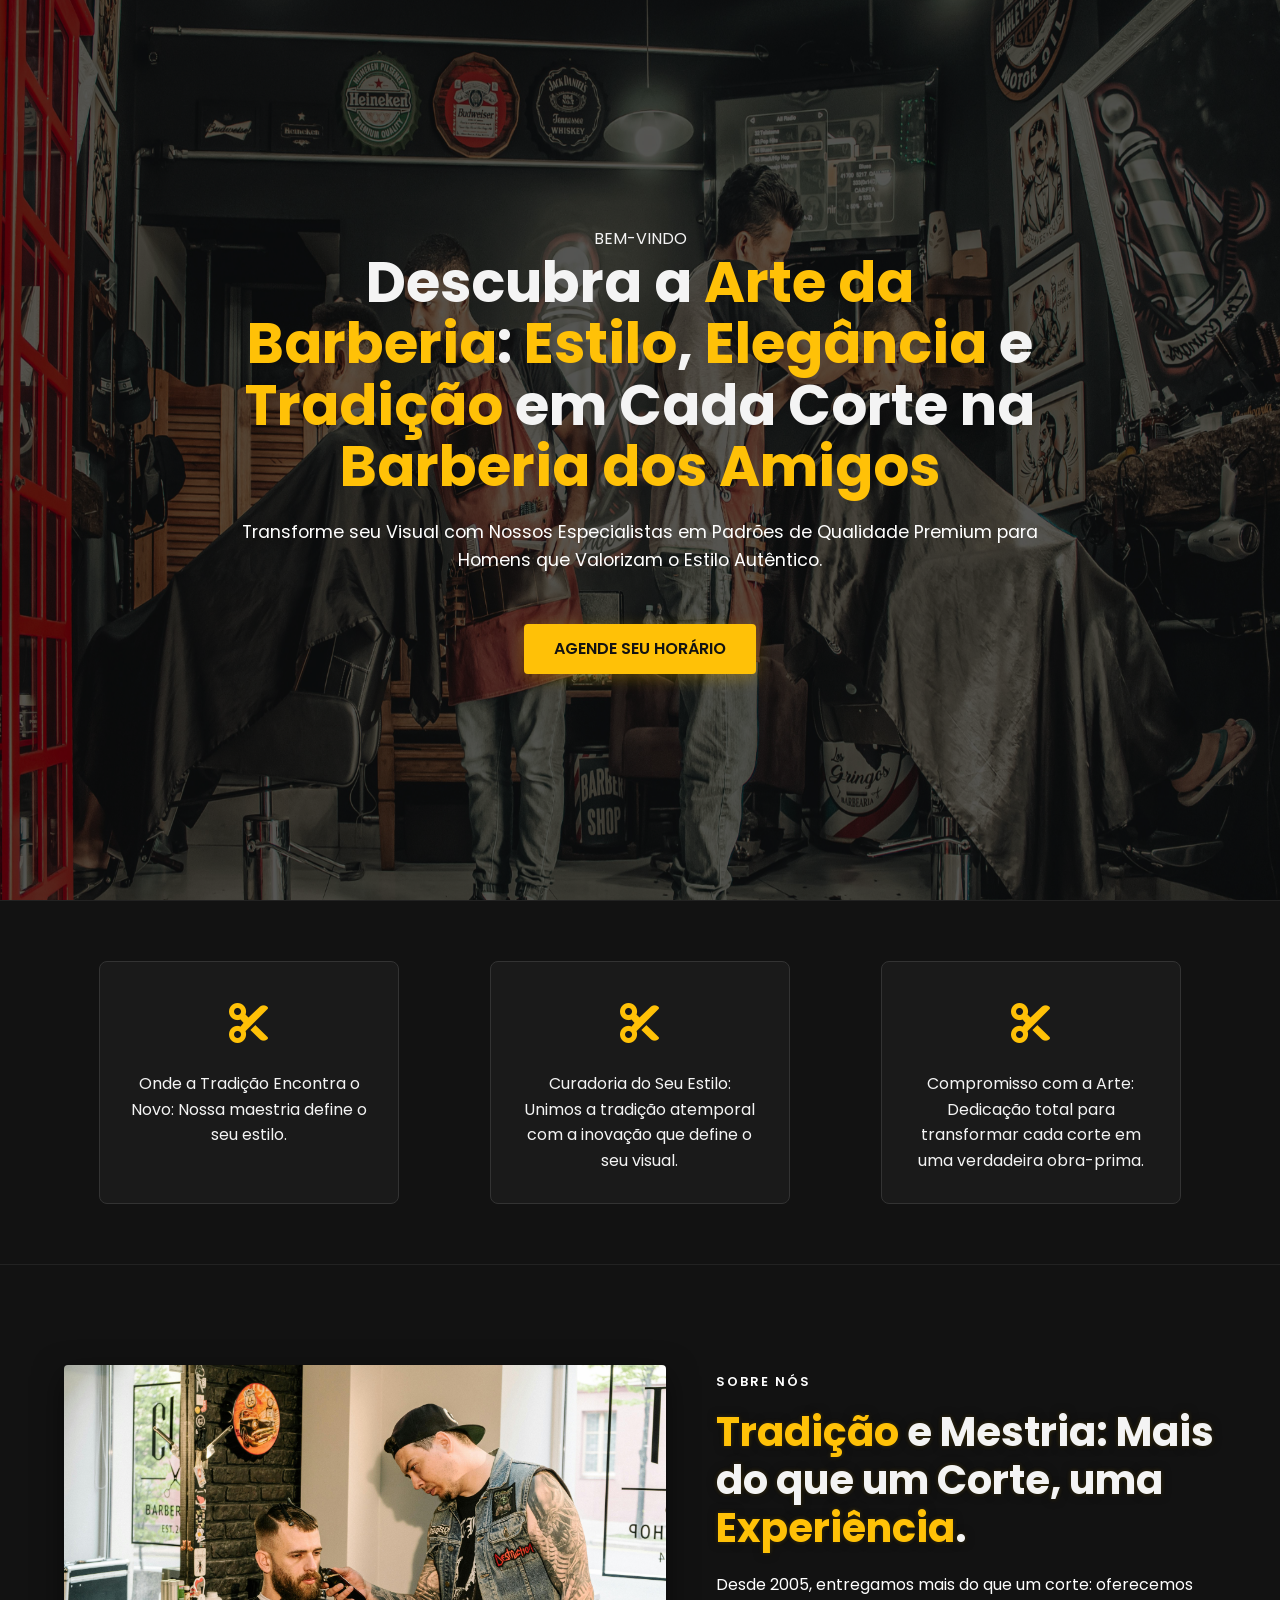
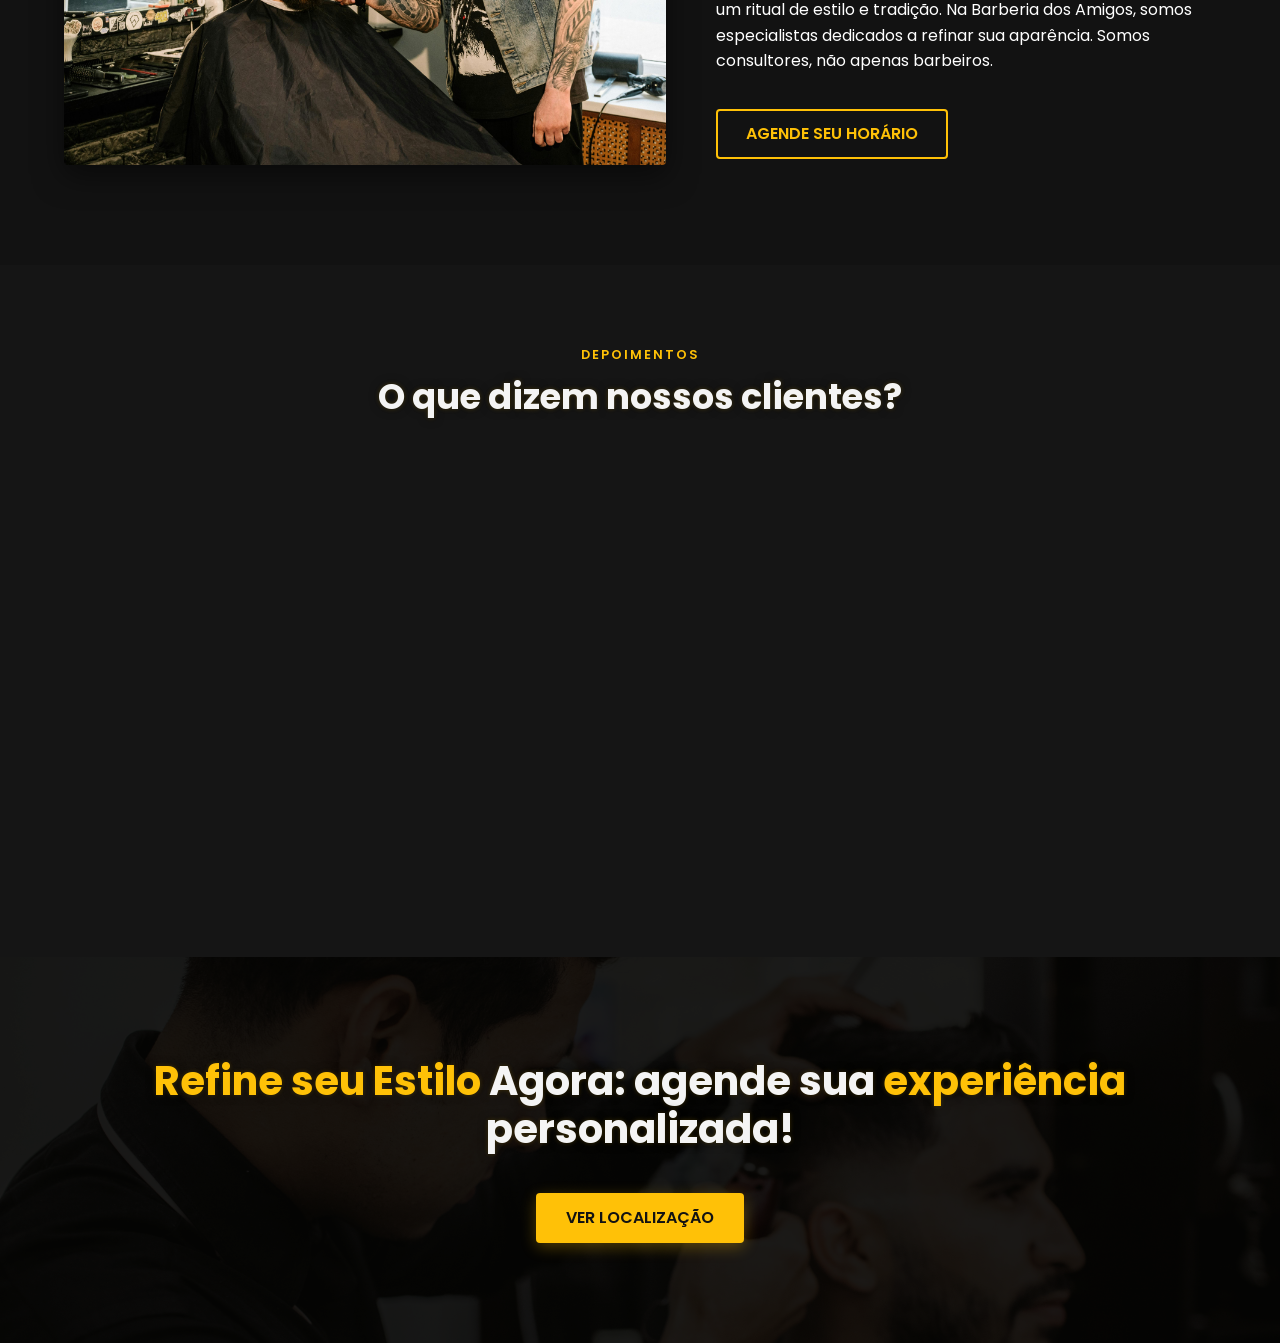
<file: public/index.html>
<!DOCTYPE html>
<html lang="pt-BR">
  <head>
    <meta charset="UTF-8" />
    <meta name="viewport" content="width=device-width, initial-scale=1.0" />
    <title>Barberia dos Amigos - Estilo, Elegância e Tradição</title>
    <link rel="stylesheet" href="style.css" />
    <link
      href="https://fonts.googleapis.com/css2?family=Poppins:wght@300;400;600;700;900&display=swap"
      rel="stylesheet"
    />
    <link
      rel="stylesheet"
      href="https://cdnjs.cloudflare.com/ajax/libs/font-awesome/6.0.0-beta3/css/all.min.css"
    />
  </head>
  <body>
    <header class="hero-section">
      <div class="hero-overlay"></div>
      <div class="hero-content">
        <p class="welcome">BEM-VINDO</p>
        <h1>
          Descubra a <span class="gold-text">Arte da Barberia</span>:
          <span class="gold-text">Estilo</span>,
          <span class="gold-text">Elegância</span> e
          <span class="gold-text">Tradição</span> em Cada Corte na
          <span class="gold-text">Barberia dos Amigos</span>
        </h1>
        <p class="subtitle">
          Transforme seu Visual com Nossos Especialistas em Padrões de Qualidade
          Premium para Homens que Valorizam o Estilo Autêntico.
        </p>
        <a href="agendamento.html" class="cta-button">Agende seu Horário</a>
      </div>
    </header>

    <section class="differentiators-section">
      <div class="differentiator-card fade-in">
        <div class="icon"><i class="fas fa-cut"></i></div>
        <p>
          Onde a Tradição Encontra o Novo: Nossa maestria define o seu estilo.
        </p>
      </div>
      <div class="differentiator-card fade-in delay-1">
        <div class="icon"><i class="fas fa-scissors"></i></div>
        <p>
          Curadoria do Seu Estilo: Unimos a tradição atemporal com a inovação que define o seu visual.
        </p>
      </div>
      <div class="differentiator-card fade-in delay-1">
        <div class="icon"><i class="fas fa-scissors"></i></div>
        <p>
          Compromisso com a Arte: Dedicação total para transformar cada corte em
          uma verdadeira obra-prima.
        </p>
      </div>
    </section>

    <section class="about-section">
      <div class="about-image-area"></div>
      <div class="about-content fade-in">
        <p class="section-tag">SOBRE NÓS</p>
        <h2>
          <span class="gold-text">Tradição</span> e Mestria: Mais do que um
          Corte, uma <span class="gold-text">Experiência</span>.
        </h2>

        <p>
          Desde 2005, entregamos mais do que um corte: oferecemos um ritual de
          estilo e tradição. Na Barberia dos Amigos, somos especialistas
          dedicados a refinar sua aparência. Somos consultores, não apenas
          barbeiros.
        </p>
        <a href="agendamento.html" class="cta-button secondary-cta">Agende seu Horário</a>
      </div>
    </section>

    <section class="testimonials-section">
      <p class="section-tag">DEPOIMENTOS</p>
      <h2>O que dizem nossos clientes?</h2>
      <div class="testimonials-container">
        <div class="testimonial-card slide-up delay-1">
          <p>
            "O ambiente respira tradição! O corte de cabelo e a barba foram
            feitos com uma mestria que eu não via há anos. Realmente, a Barberia
            dos Amigos eleva a arte da barbearia a outro nível."
          </p>
          <div class="client-info">
            <div>
              <p class="client-name">João Souza</p>
              <p class="client-role">Cliente</p>
            </div>
          </div>
        </div>
        <div class="testimonial-card slide-up delay-2">
          <p>
            "Sinceramente? Fui muito bem recebido. O agendamento online é
            prático e o resultado final foi impressionante. Saí com o visual
            renovado e a barba impecável. Melhor barbearia da região!"
          </p>
          <div class="client-info">
            <div>
              <p class="client-name">Marcos Santos</p>
              <p class="client-role">Cliente</p>
            </div>
          </div>
        </div>
        <div class="testimonial-card slide-up delay-3">
          <p>
            "Procurei um lugar que entendesse meu estilo e encontrei. O barbeiro
            agiu como um verdadeiro consultor, sugerindo o melhor para meu tipo
            de rosto. Uma experiência totalmente personalizada."
          </p>
          <div class="client-info">
            <div>
              <p class="client-name">Luiz Becker</p>
              <p class="client-role">Cliente</p>
            </div>
          </div>
        </div>
      </div>
    </section>

    <footer class="final-cta-section">
      <div class="final-cta-content">
        <h2>
          <span class="gold-text">Refine seu Estilo</span> Agora: agende sua
          <span class="gold-text">experiência</span> personalizada!
        </h2>

        <a href="localizacao.html" class="cta-button">Ver Localização</a>
      </div>
    </footer>

    <script src="script.js"></script>
  </body>
</html>
</file>
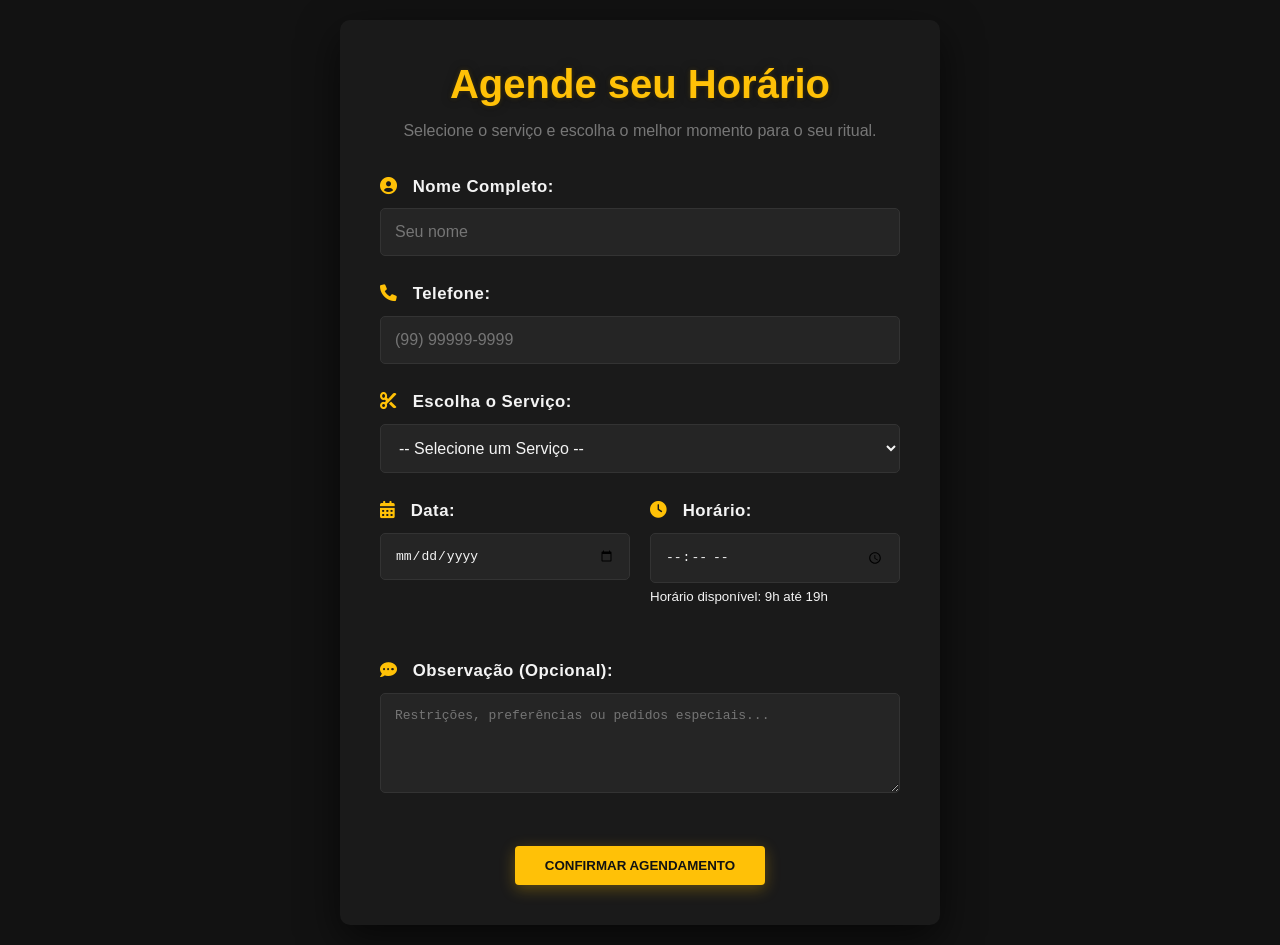
<file: public/agendamento.html>
<!DOCTYPE html>
<html lang="pt-BR">
<head>
    <meta charset="UTF-8">
    <meta name="viewport" content="width=device-width, initial-scale=1.0">
    <title>Agendamento - Barberia dos Amigos</title>
    <link rel="stylesheet" href="style.css"> 
    <link rel="stylesheet" href="agendamento.css"> 
    <link rel="stylesheet" href="https://cdnjs.cloudflare.com/ajax/libs/font-awesome/6.0.0-beta3/css/all.min.css">
</head>
<body>

    <main class="agendamento-container">
        <div class="agendamento-card fade-in show">
            <h1 class="gold-text">Agende seu Horário</h1>
            <p class="subtitle">Selecione o serviço e escolha o melhor momento para o seu ritual.</p>

            <form id="schedule-form">
                
                <div class="form-group">
                    <label for="name"><i class="fas fa-user-circle gold-text"></i> Nome Completo:</label>
                    <input type="text" id="name" name="name" required placeholder="Seu nome">
                </div>
                
                <div class="form-group">
                    <label for="phone"><i class="fas fa-phone gold-text"></i> Telefone:</label>
                    <input type="tel" id="phone" name="phone" required placeholder="(99) 99999-9999">
                </div>
                
                <div class="form-group">
                    <label for="service"><i class="fas fa-scissors gold-text"></i> Escolha o Serviço:</label>
                    <select id="service" name="service" required>
                        <option value="">-- Selecione um Serviço --</option>
                        <option value="corte">Corte de Cabelo (R$ 60,00)</option>
                        <option value="barba">Design de Barba (R$ 45,00)</option>
                        <option value="combo">Corte + Barba (R$ 100,00)</option>
                        <option value="premium">Corte Premium + Lavagem (R$ 75,00)</option>
                    </select>
                </div>
                
                <div class="form-row">
                    <div class="form-group half-width">
                        <label for="date"><i class="fas fa-calendar-alt gold-text"></i> Data:</label>
                        <input type="date" id="date" name="date" required>
                    </div>
                    <div class="form-group half-width">
                        <label for="time"><i class="fas fa-clock gold-text"></i> Horário:</label>
                        <input type="time" id="time" name="time" required min="09:00" max="19:00" step="900">
                        <small class="info-text">Horário disponível: 9h até 19h</small>
                    </div>
                </div>

                <div class="form-group">
                    <label for="notes"><i class="fas fa-comment-dots gold-text"></i> Observação (Opcional):</label>
                    <textarea id="notes" name="notes" rows="3" placeholder="Restrições, preferências ou pedidos especiais..."></textarea>
                </div>

                <button type="submit" class="cta-button">Confirmar Agendamento</button>
            </form>

            <div id="success-message" class="success-box hidden">
                <i class="fas fa-check-circle success-icon"></i>
                <h2>Agendamento Confirmado!</h2>
                <p>Obrigado! Seu horário foi reservado com sucesso. Você receberá uma confirmação por telefone.</p>
                <a href="index.html" class="cta-button secondary-cta">Voltar para Home</a>
            </div>

        </div>
    </main>

    <script src="agendamento.js"></script>
</body>
</html>
</file>
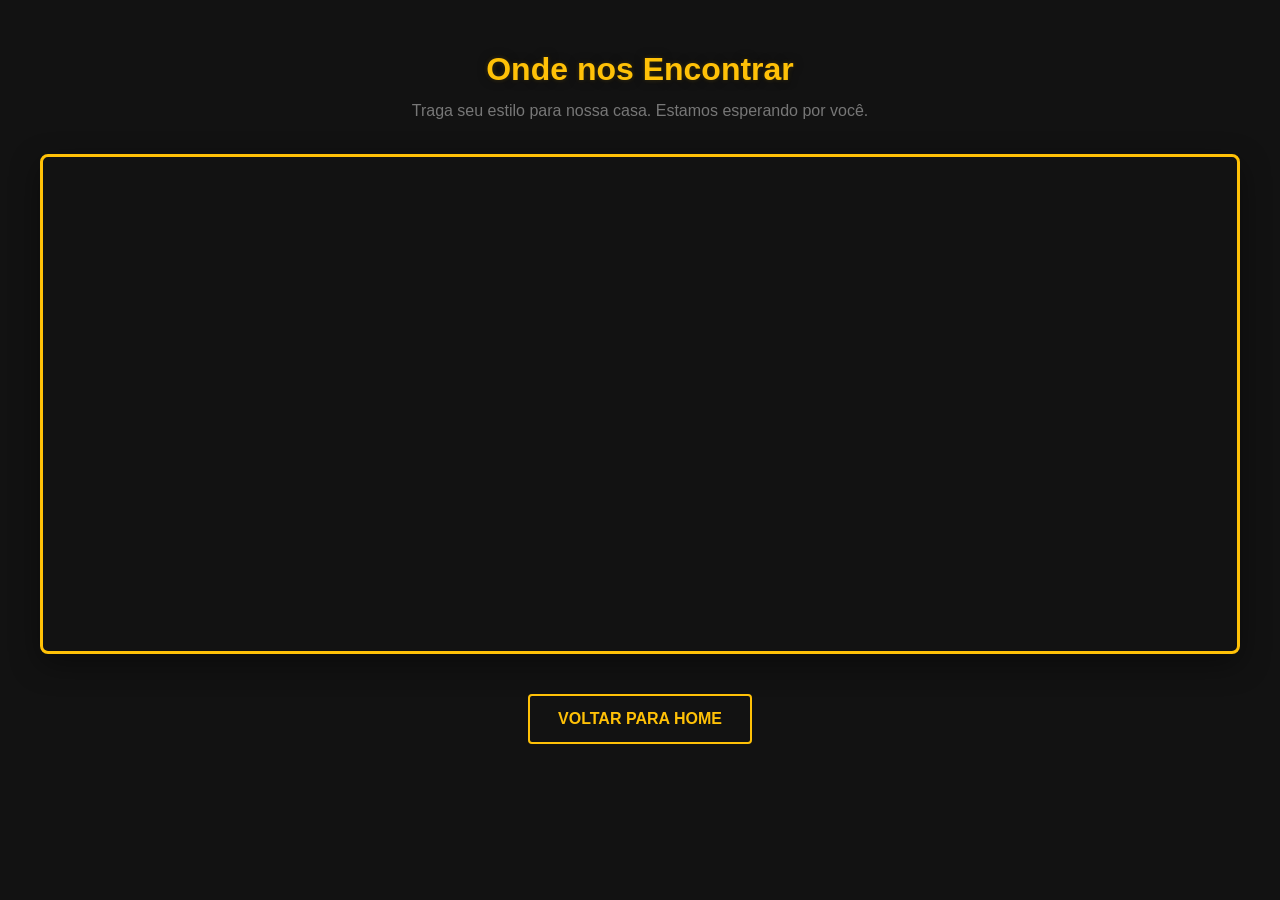
<file: public/localizacao.html>
<!DOCTYPE html>
<html lang="pt-BR">
<head>
    <meta charset="UTF-8">
    <meta name="viewport" content="width=device-width, initial-scale=1.0">
    <title>Localização - Barberia dos Amigos</title>
    <link rel="stylesheet" href="style.css"> 
    <style>
        /* CSS específico para o Mapa */
        .map-container {
            min-height: 80vh;
            background-color: var(--color-dark);
            display: flex;
            flex-direction: column;
            align-items: center;
            padding: 50px 20px;
        }
        .map-container h1 {
            margin-bottom: 10px;
        }
        .map-frame {
            width: 100%;
            max-width: 1200px;
            height: 500px; /* Altura do mapa */
            border: 3px solid var(--color-gold);
            border-radius: 8px;
            overflow: hidden;
            margin-top: 30px;
            box-shadow: 0 10px 30px rgba(0, 0, 0, 0.4);
        }
        iframe {
            width: 100%;
            height: 100%;
            border: none;
        }
    </style>
</head>
<body>

    <main class="map-container">
        <h1 class="gold-text">Onde nos Encontrar</h1>
        <p class="subtitle" style="color: var(--color-gray);">Traga seu estilo para nossa casa. Estamos esperando por você.</p>

        <div class="map-frame">
            <iframe 
                src="https://www.google.com/maps/embed?pb=!1m18!1m12!1m3!1d3657.41243542261!2d-46.63595678440748!3d-23.550519184687556!2m3!1f0!2f0!3f0!3m2!1i1024!2i768!4f13.1!3m3!1m2!1s0x94ce59c869e8b79b%3A0x6333c1f6b8a8b8b8!2sBarbearia%20Exemplo!5e0!3m2!1spt-BR!2sbr!4v1678888888888!2m3!1f0!2f0!3f0" 
                allowfullscreen="" 
                loading="lazy" 
                referrerpolicy="no-referrer-when-downgrade">
            </iframe>
        </div>
        
        <a href="index.html" class="cta-button secondary-cta" style="margin-top: 40px;">Voltar para Home</a>
    </main>

</body>
</html>
</file>
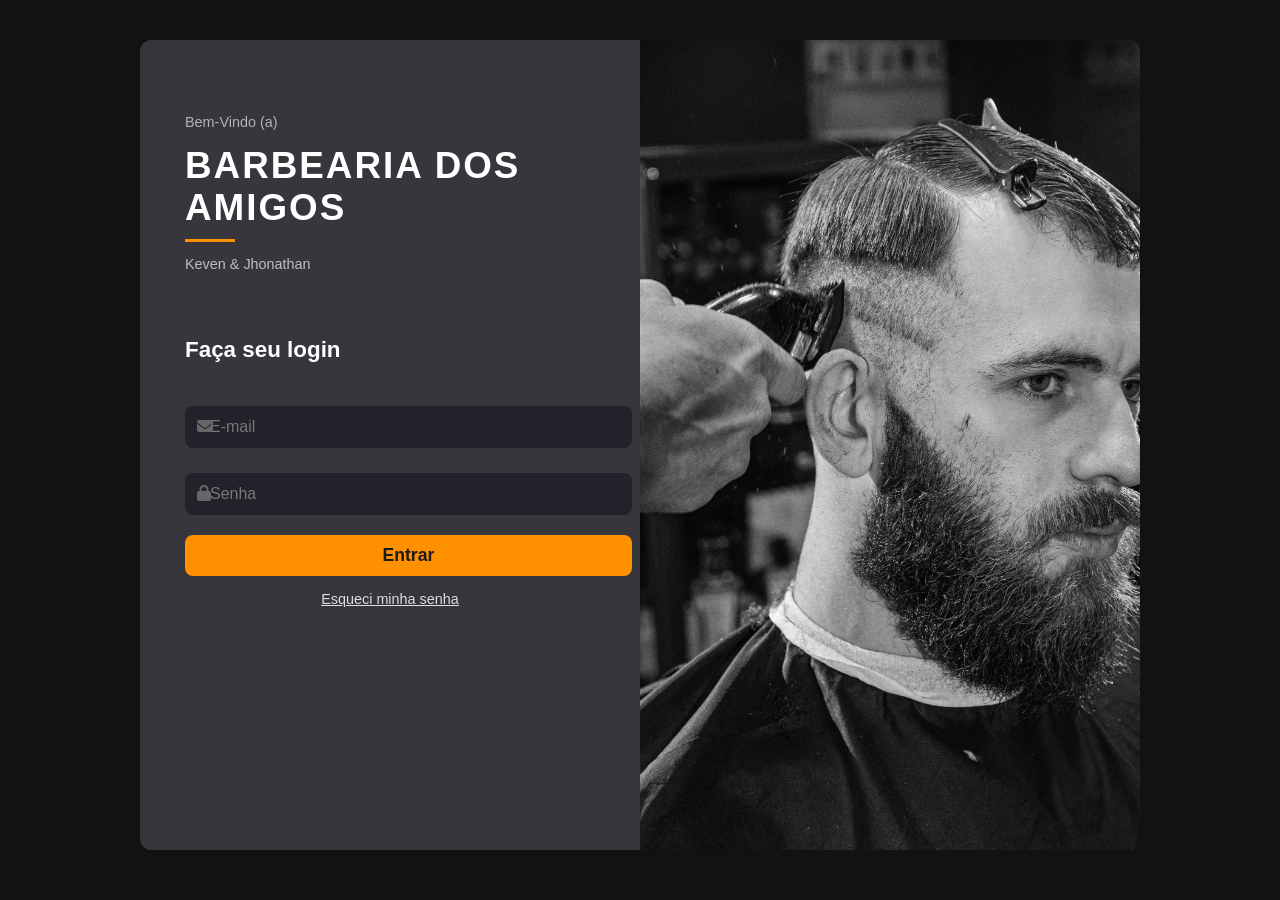
<file: public/login.html>
<!DOCTYPE html>
<html lang="pt-BR">
<head>
    <meta charset="UTF-8">
    <title>Login - Barberia dos Amigos</title>
    <link rel="stylesheet" href="login.css">
    <link rel="stylesheet" href="https://cdnjs.cloudflare.com/ajax/libs/font-awesome/6.5.0/css/all.min.css">
</head>
<body>

<div class="container">

    <!-- LADO ESQUERDO - FORMULÁRIO -->
    <div class="left-box">

        <div class="branding">
            <p class="small-title">Bem-Vindo (a)</p>
            <h1 class="logo">BARBEARIA DOS AMIGOS</h1>
            <div class="divider"></div>
            <p class="subtitle">Keven & Jhonathan</p>
        </div>

        <h2 class="login-title">Faça seu login</h2>

        <div class="input-group">
            <i class="fas fa-envelope"></i>
            <input id="usuario" type="text" placeholder="E-mail">
        </div>

        <div class="input-group">
            <i class="fas fa-lock"></i>
            <input id="senha" type="password" placeholder="Senha">
        </div>

        <button class="login-btn" onclick="logar()">Entrar</button>

        <a href="#" class="forgot">Esqueci minha senha</a>

        

        <p class="error" id="erro"></p>
    </div>

    <!-- LADO DIREITO - IMAGEM -->
    <div class="right-box"></div>

</div>

<script src="login.js"></script>

</body>
</html>
</file>
<file: public/style.css>
/* RESET E CONFIGURAÇÕES GLOBAIS */
:root {
    --color-dark: #121212;
    --color-light: #f4f4f4;
    --color-gold: #ffc107; /* Ouro/Amarelo do CTA */
    --color-gray: #777;
    --font-primary: 'Poppins', sans-serif;
}

* {
    margin: 0;
    padding: 0;
    box-sizing: border-box;
}

body {
    font-family: var(--font-primary);
    background-color: var(--color-dark);
    color: var(--color-light);
    line-height: 1.6;
    overflow-x: hidden; /* Evita scroll horizontal em dispositivos móveis */
}

a {
    text-decoration: none;
    color: var(--color-light);
}

/* GLOBAL H1 E H2 */
h1, h2 {
    font-weight: 700;
    /* NOVO: Sombra sutil para elegância */
    text-shadow: 0 0 5px rgba(255, 193, 7, 0.2), 0 0 10px rgba(0, 0, 0, 0.5);
    line-height: 1.2; /* Garante que as linhas não fiquem muito apertadas */
}

/* NOVO: Estilo para a cor dourada dentro do título */
h1 strong, h2 strong {
    color: var(--color-gold);
    /* Adiciona um brilho mais intenso ao texto em negrito dourado */
    text-shadow: 0 0 8px var(--color-gold); 
}



/* Estilo para destacar palavras específicas em dourado/laranja */
.gold-text {
    color: var(--color-gold);
    font-weight: 700; 
    transition: color 0.3s ease;
}



/* UTILITÁRIOS */
.section-tag {
    color: var(--color-gold);
    font-size: 0.8em;
    font-weight: 600;
    letter-spacing: 2px;
    margin-bottom: 10px;
    text-transform: uppercase;
}

/* BOTÃO CTA */
.cta-button {
    display: inline-block;
    background-color: var(--color-gold);
    color: var(--color-dark);
    padding: 12px 30px;
    border: none;
    font-weight: 600;
    text-transform: uppercase;
    transition: background-color 0.3s ease, transform 0.3s ease;
    border-radius: 4px;
    margin-top: 20px;
    box-shadow: 0 4px 15px rgba(255, 193, 7, 0.3);
}

.cta-button:hover {
    background-color: #e0a800; /* Tom de ouro mais escuro */
    transform: translateY(-2px); /* Efeito de elevação */
}

.secondary-cta {
    border: 2px solid var(--color-gold);
    background-color: transparent;
    color: var(--color-gold);
    padding: 10px 28px;
    box-shadow: none;
}

.secondary-cta:hover {
    background-color: var(--color-gold);
    color: var(--color-dark);
    transform: translateY(-2px);
}

/* 1. HERO SECTION */
.hero-section {
    min-height: 100vh;
    background: url('imgs/imagem-hero\ \(1\).png') no-repeat center center/cover; /* Substituir por URL da imagem */
    position: relative;
    display: flex;
    align-items: center;
    justify-content: center;
    text-align: center;
    padding: 20px;
}

.hero-overlay {
    position: absolute;
    top: 0;
    left: 0;
    width: 100%;
    height: 100%;
    background: rgba(0, 0, 0, 0.65); /* Escurecimento */
}

.hero-content {
    z-index: 10;
    max-width: 800px;
}

.hero-content h1 {
    font-size: 3.5em;
    margin-bottom: 20px;
    line-height: 1.1;

    
    /* Remove a sombra de texto do global para o h1 se usar gradiente */
    text-shadow: none; 

}

.hero-content .welcome {
    font-size: 1em;
}

.hero-content .subtitle {
    font-size: 1.1em;
    color: #ffff;
    margin-bottom: 30px;
}

/* 2. SEÇÃO DE DIFERENCIAIS */
.differentiators-section {
    display: flex;
    justify-content: space-around;
    padding: 60px 5%;
    background-color: var(--color-dark);
    border-top: 1px solid #222;
    border-bottom: 1px solid #222;
    gap: 20px;
}

.differentiator-card {
    background-color: #1a1a1a;
    padding: 30px;
    text-align: center;
    flex: 1;
    max-width: 300px;
    border: 1px solid #333;
    transition: transform 0.4s ease, box-shadow 0.4s ease;
    border-radius: 8px;
}

.differentiator-card:hover {
    transform: translateY(-10px);
    box-shadow: 0 15px 30px rgba(0, 0, 0, 0.4);
}

.differentiator-card .icon {
    font-size: 2.5em;
    color: var(--color-gold);
    margin-bottom: 15px;
}

/* 3. SEÇÃO SOBRE NÓS */
.about-section {
    display: flex;
    align-items: center;
    padding: 100px 5%;
    background-color: var(--color-dark);
    gap: 50px;
}

.about-image-area {
    flex: 1;
    min-height: 400px;
    background: url('imgs/sobree-imag.jpg') no-repeat center center/cover; /* Substituir por URL da imagem */
    border-radius: 4px;
    box-shadow: 0 10px 30px rgba(0, 0, 0, 0.5);
}

.about-content {
    flex: 1;
    max-width: 500px;
}

.about-content h2 {
    font-size: 2.5em;
    margin-bottom: 20px;
}

.about-content p {
   color: #fff;
    margin-bottom: 15px;
}

/* 4. SEÇÃO DEPOIMENTOS */
.testimonials-section {
    text-align: center;
    padding: 80px 5%;
    background-color: #151515;
}

.testimonials-section h2 {
    font-size: 2.2em;
    margin-bottom: 40px;
}

.testimonials-container {
    display: flex;
    justify-content: center;
    gap: 30px;
}

.testimonial-card {
    background-color: #1a1a1a;
    padding: 30px;
    flex: 1;
    max-width: 350px;
    text-align: left;
    border-radius: 8px;
    border-left: 3px solid var(--color-gold);
    transition: box-shadow 0.3s ease;
}

.testimonial-card:hover {
    box-shadow: 0 5px 20px rgba(255, 193, 7, 0.15);
}

.testimonial-card p {
    font-style: italic;
    color: var(--color-light);
    margin-bottom: 20px;
    min-height: 80px; /* Para alinhar os cards */
}

.client-info {
    display: flex;
    align-items: center;
}

.client-info img {
    width: 50px;
    height: 50px;
    border-radius: 50%;
    margin-right: 15px;
    border: 2px solid var(--color-gold);
    object-fit: cover;
}

.client-info .client-name {
    font-weight: 600;
    color: var(--color-light);
    margin: 0;
    font-style: normal;
}

.client-info .client-role {
    font-size: 0.9em;
    color: var(--color-gray);
    margin: 0;
    font-style: normal;
}

/* 5. FOOTER/CTA FINAL */
.final-cta-section {
    background: url('imgs/imagem-final.png') no-repeat center center/cover; /* Substituir por URL da imagem */
    padding: 100px 5%;
    text-align: center;
    position: relative;
}

.final-cta-section::before {
    content: '';
    position: absolute;
    top: 0;
    left: 0;
    width: 100%;
    height: 100%;
    background: rgba(0, 0, 0, 0.7);
}

.final-cta-content {
    z-index: 10;
    position: relative;
}

.final-cta-content h2 {
    font-size: 2.5em;
    margin-bottom: 20px;
}

/* ==================================== */
/* EFEITOS DE ANIMAÇÃO AO SCROLL (Para o JavaScript) */
/* ==================================== */

.hidden {
    opacity: 0;
    transition: opacity 1s ease-out, transform 1s ease-out;
}

/* Animação de Fade-In (Para cards de diferenciais e Sobre Nós) */
.fade-in {
    opacity: 0;
    transform: translateY(20px);
}

.fade-in.show {
    opacity: 1;
    transform: translateY(0);
}

.delay-1 { transition-delay: 0.2s; }
.delay-2 { transition-delay: 0.4s; }
.delay-3 { transition-delay: 0.6s; }


/* Animação de Slide-Up (Para cards de depoimentos) */
.slide-up {
    opacity: 0;
    transform: translateY(40px);
}

.slide-up.show {
    opacity: 1;
    transform: translateY(0);
}


/* ==================================== */
/* RESPONSIVIDADE (MEDIA QUERIES) */
/* ==================================== */

/* Tablet e Telas Médias (max-width: 1024px) */
@media (max-width: 1024px) {
    .hero-content h1 {
        font-size: 2.8em;
    }

    .differentiators-section,
    .testimonials-container {
        flex-wrap: wrap; /* Quebra em duas linhas ou colunas */
        padding: 40px 5%;
    }

    .differentiator-card {
        max-width: 45%;
    }

    .about-section {
        flex-direction: column; /* Coloca imagem e texto em coluna */
        text-align: center;
    }

    .about-content {
        max-width: 100%;
        margin-top: 30px;
    }

    .about-image-area {
        width: 100%;
        min-height: 300px;
    }
}

/* Celular/Smartphone (max-width: 768px) */
@media (max-width: 768px) {
    /* HERO */
    .hero-content h1 {
        font-size: 2em;
    }

    .hero-content .subtitle {
        font-size: 1em;
    }

    /* DIFERENCIAIS */
    .differentiators-section {
        flex-direction: column; /* Um card por linha */
    }

    .differentiator-card {
        max-width: 100%;
    }

    /* SOBRE NÓS */
    .about-content h2 {
        font-size: 2em;
    }

    /* DEPOIMENTOS */
    .testimonials-container {
        flex-direction: column; /* Um depoimento por linha */
        align-items: center;
    }

    .testimonial-card {
        max-width: 100%;
        margin-bottom: 20px;
    }

    .testimonial-card p {
        min-height: auto; /* Remove altura fixa no mobile */
    }
    
    /* CTA FINAL */
    .final-cta-content h2 {
        font-size: 1.8em;
    }
}
</file>
<file: public/agendamento.css>
/* CONTAINER E FUNDO DA PÁGINA (GARANTE O TEMA ESCURO) */
.agendamento-container {
    display: flex;
    justify-content: center;
    align-items: center;
    min-height: 100vh;
    padding: 20px;
    background-color: var(--color-dark, #121212); 
    /* Adiciona uma transição suave ao fundo caso ele mude */
    transition: background-color 0.5s ease;
}

/* CARD PRINCIPAL DO FORMULÁRIO (EFEITO DE ELEVAÇÃO) */
.agendamento-card {
    background-color: #1a1a1a;
    padding: 40px;
    border-radius: 10px;
    /* Sombra mais elegante e profunda */
    box-shadow: 0 15px 40px rgba(0, 0, 0, 0.6); 
    max-width: 600px; /* Aumentei um pouco a largura para melhor visual */
    width: 100%;
    text-align: center;
    color: var(--color-light, #f4f4f4);
}

.agendamento-card h1 {
    font-size: 2.5em;
    margin-bottom: 10px;
    font-weight: 900;
}

.agendamento-card .subtitle {
    color: var(--color-gray);
    margin-bottom: 30px;
}

/* GRUPO DE FORMULÁRIO */
.form-group {
    text-align: left;
    margin-bottom: 25px; /* Aumenta o espaçamento entre os campos */
}

.form-group label {
    display: block;
    font-weight: 600;
    margin-bottom: 8px;
    color: var(--color-light, #f4f4f4);
    font-size: 1.05em;
    letter-spacing: 0.5px;
}

.form-group label i {
    margin-right: 10px;
    /* Destaque dourado nos ícones */
    color: var(--color-gold, #ffc107); 
}

/* INPUTS, SELECTS E TEXTAREA: ONDE O ESTILO FAZ A DIFERENÇA */
.form-group input,
.form-group select,
.form-group textarea {
    width: 100%;
    padding: 14px; /* Aumenta o padding para campos maiores e mais fáceis de tocar */
    border: 1px solid #333;
    border-radius: 5px;
    background-color: #252525; /* Fundo do campo sutilmente mais claro que o card */
    color: var(--color-light, #f4f4f4);
    font-size: 1em;
    transition: border-color 0.3s ease, box-shadow 0.3s ease;
}

.form-group input:focus,
.form-group select:focus,
.form-group textarea:focus {
    /* Efeito de foco elegante com borda dourada e sombra */
    border-color: var(--color-gold, #ffc107);
    box-shadow: 0 0 8px rgba(255, 193, 7, 0.4);
    outline: none;
    background-color: #2a2a2a; /* Levemente mais escuro ao focar */
}

.form-group textarea {
    resize: vertical;
    min-height: 100px;
}

/* LAYOUT DE DUAS COLUNAS */
.form-row {
    display: flex;
    gap: 20px;
    margin-bottom: 25px;
}

.half-width {
    flex: 1;
}

/* MENSAGEM DE SUCESSO */
.success-box {
    margin-top: 40px;
    padding: 30px;
    border: 3px solid var(--color-gold);
    border-radius: 8px;
    text-align: center;
    background-color: #1f1f1f;
    box-shadow: 0 0 15px rgba(255, 193, 7, 0.3);
}

.success-icon {
    font-size: 3.5em;
    color: var(--color-gold);
}

.success-box h2 {
    font-size: 2em;
    margin-bottom: 15px;
}

.hidden {
    display: none !important;
}

/* RESPONSIVIDADE */
@media (max-width: 650px) {
    .agendamento-card {
        padding: 25px 20px;
    }
    .agendamento-card h1 {
        font-size: 2em;
    }
    .form-row {
        flex-direction: column; 
        gap: 0;
    }
}
</file>
<file: public/login.css>
body {
    margin: 0;
    padding: 0;
    background: #121212;
    font-family: Arial, sans-serif;
}

.container {
    width: 90%;
    max-width: 1000px;
    height: 90vh;
    margin: 40px auto;
    display: grid;
    grid-template-columns: 1fr 1fr;
    border-radius: 12px;
    overflow: hidden;
    background: #36363c;
}

/* LADO ESQUERDO */
.left-box {
    background: #36363c;
    padding: 60px 45px;
    color: #fff;
    display: flex;
    flex-direction: column;
}

.branding .small-title {
    color: #b3b3b3;
    font-size: 0.9em;
}

.logo {
    font-size: 2.3em;
    margin: 5px 0;
    letter-spacing: 2px;
}

.divider {
    width: 50px;
    height: 3px;
    background: #ff9000;
    margin: 10px 0;
}

.subtitle {
    color: #bfbfbf;
    font-size: 0.9em;
}

.login-title {
    margin-top: 50px;
    font-size: 1.4em;
}

/* INPUTS */
.input-group {
    margin-top: 25px;
    position: relative;
}

.input-group i {
    position: absolute;
    top: 12px;
    left: 12px;
    color: #666;
}

.input-group input {
    width: 100%;
    padding: 12px 12px 12px 25px;
    background: #232129;
    border: none;
    border-radius: 8px;
    outline: none;
    color: #fff;
    font-size: 1em;
}

.input-group input::placeholder {
    color: #777;
}

/* BOTÃO */
.login-btn {
    background: #ff9000;
    width: 109%;
    padding: 10px;
    margin-top: 20px;
    border: none;
    font-weight: bold;
    color: #1a1a1a;
    border-radius: 8px;
    cursor: pointer;
    font-size: 1.1em;
}

.login-btn:hover {
    background: #e68100;
}

/* LINKS */
.forgot {
    margin-top: 15px;
    text-align: center;
    display: block;
    color: #ddd;
    font-size: 0.9em;
}

.create-account {
    margin-top: 40px;
    text-align: center;
    color: #ff9000;
    font-weight: bold;
    font-size: 0.95em;
    text-decoration: none;
}

.create-account i {
    margin-left: 5px;
}

/* ERRO */
.error {
    margin-top: 20px;
    text-align: center;
    color: red;
}

/* LADO DIREITO - IMAGEM */
.right-box {
    background: url('imgs/imagem-login.jpg');
    background-size: cover;
    background-position: center;
    filter: grayscale(100%);
}

/* RESPONSIVO */
@media (max-width: 850px) {
    .container {
        grid-template-columns: 1fr;
        height: auto;
    }
    .right-box {
        height: 300px;
    }
}
</file>
